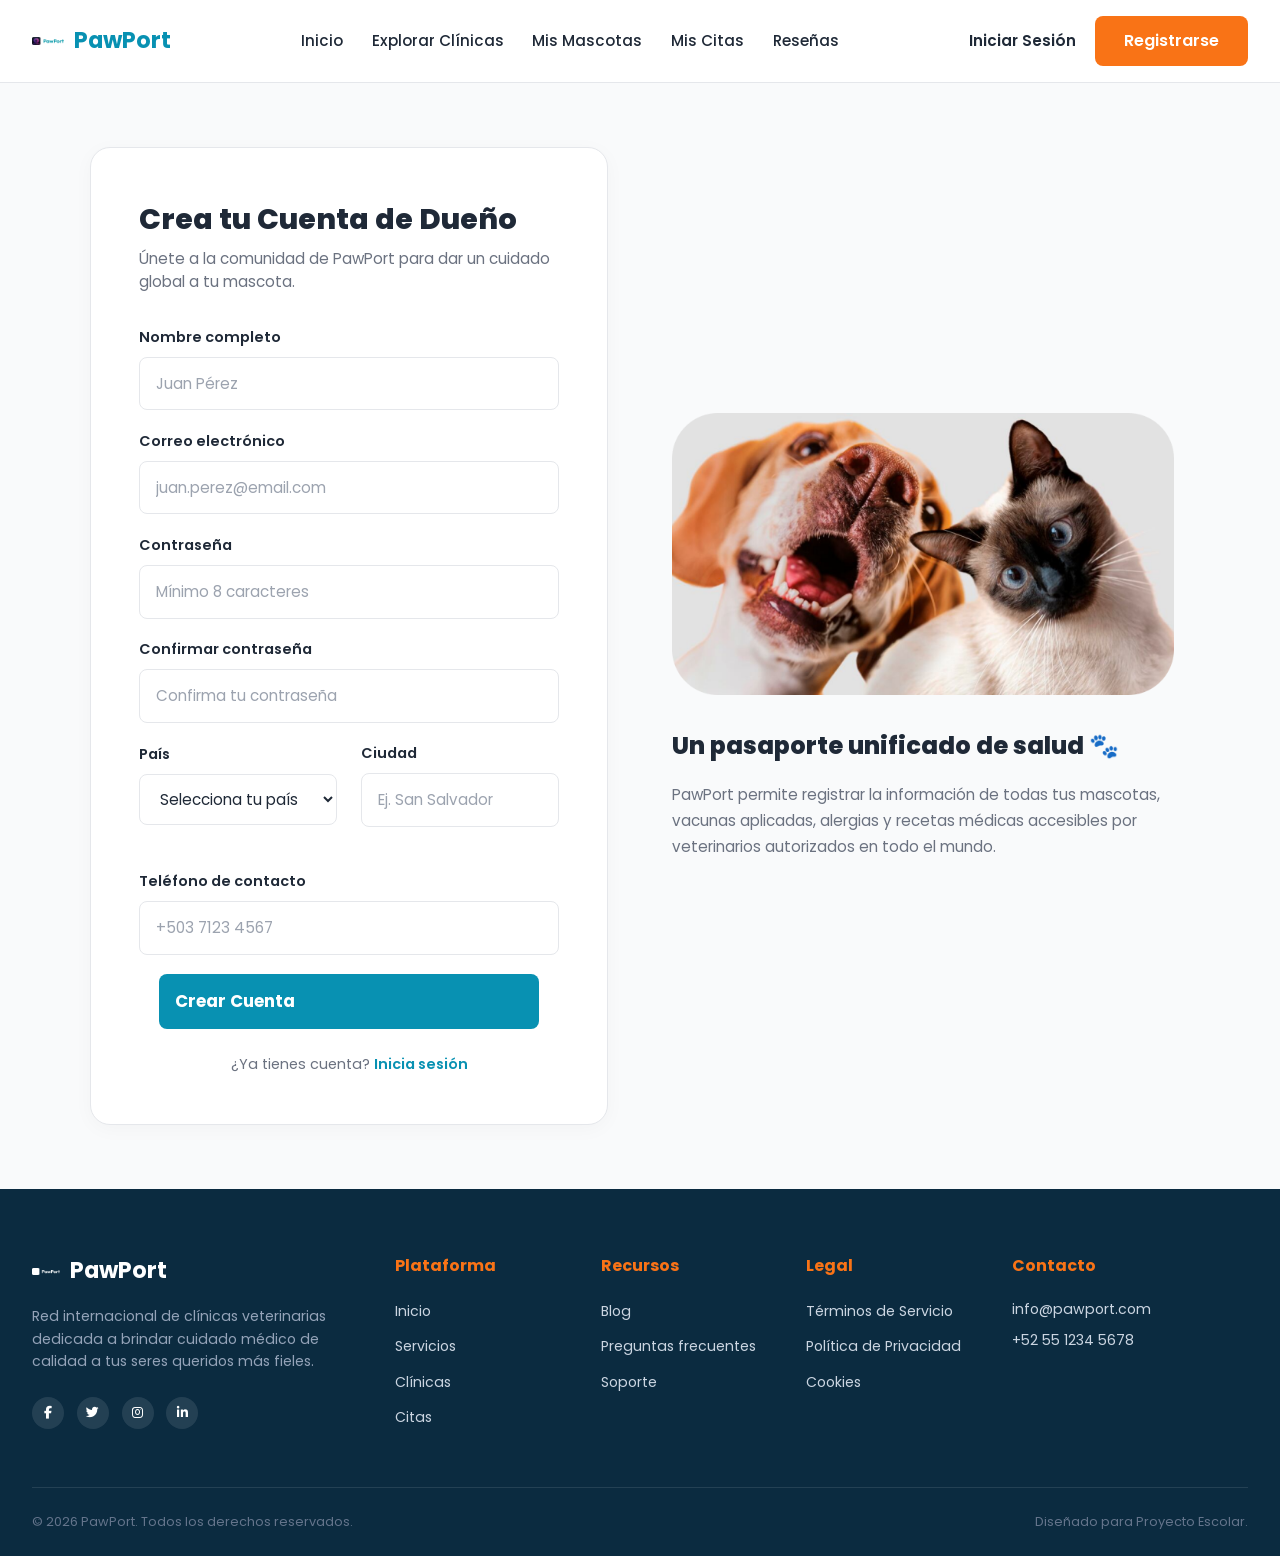
<file: PawPort/registro-usuario.html>
﻿<!DOCTYPE html>
<html lang="es">
<head>
    <meta charset="UTF-8">
    <meta name="viewport" content="width=device-width, initial-scale=1.0">
    <title>Registro de Dueño - PawPort</title>
    <link rel="stylesheet" href="Vista/estilos.css">
    <link rel="stylesheet" href="https://cdnjs.cloudflare.com/ajax/libs/font-awesome/6.4.0/css/all.min.css">
</head>
<body>

    <!-- ================= HEADER ================= -->
    <header class="header">
        <div class="header-container">
            <div class="logo">
                <!-- Reemplaza con la ruta real de tu logo -->
                <img src="Img/Logo.png" alt="Logo PawPort">
                PawPort
            </div>
            <nav class="navbar">
                <ul>
                    <li><a href="Index.html">Inicio</a></li>
                    <li><a href="#">Explorar Clínicas</a></li>
                    <li><a href="#">Mis Mascotas</a></li>
                    <li><a href="#">Mis Citas</a></li>
                    <li><a href="#">Reseñas</a></li>
                </ul>
            </nav>
            <div class="header-actions">
                <div class="header-actions">
                    <a href="login-perfil.html" class="btn-login">Iniciar Sesión</a>
                    <a href="registro-usuario.html" class="btn-primary">Registrarse</a>
                </div>
            </div>
        </div>
    </header>

    <!-- ================= SECCIÓN DE REGISTRO ================= -->
    <main class="register-main">
        <div class="register-layout">

            <!-- Tarjeta del Formulario -->
            <div class="register-form-card">
                <h2>Crea tu Cuenta de Dueño</h2>
                <p class="subtitle">Únete a la comunidad de PawPort para dar un cuidado global a tu mascota.</p>

                <form action="#" method="POST">
                    <div class="form-group">
                        <label for="nombre">Nombre completo</label>
                        <input type="text" id="nombre" placeholder="Juan Pérez" required>
                    </div>

                    <div class="form-group">
                        <label for="correo">Correo electrónico</label>
                        <input type="email" id="correo" placeholder="juan.perez@email.com" required>
                    </div>

                    <div class="form-group">
                        <label for="password">Contraseña</label>
                        <input type="password" id="password" placeholder="Mínimo 8 caracteres" required>
                    </div>

                    <div class="form-group">
                        <label for="confirm-password">Confirmar contraseña</label>
                        <input type="password" id="confirm-password" placeholder="Confirma tu contraseña" required>
                    </div>

                    <div class="form-row">
                        <div class="form-group">
                            <label for="pais">País</label>
                            <select id="pais" required>
                                <option value="" disabled selected>Selecciona tu país</option>
                                <option value="SV">El Salvador</option>
                                <!-- Agrega más países según necesites -->
                            </select>
                        </div>
                        <div class="form-group">
                            <label for="ciudad">Ciudad</label>
                            <input type="text" id="ciudad" placeholder="Ej. San Salvador" required>
                        </div>
                    </div>

                    <div class="form-group">
                        <label for="telefono">Teléfono de contacto</label>
                        <input type="tel" id="telefono" placeholder="+503 7123 4567" required>
                    </div>

                    <a href="Mascotas-usuario.html" class="btn-submit">Crear Cuenta</a>

                    <p class="login-link">¿Ya tienes cuenta? <a href="login-perfil.html">Inicia sesión</a></p>
                </form>
            </div>

            <!-- Área de Información / Imagen -->
            <div class="register-info">
                <!-- Reemplaza con la ruta de tu imagen de las mascotas -->
                <img src="Img/Cuenta de dueño.png" alt="Mascotas felices">
                <h3>Un pasaporte unificado de salud 🐾</h3>
                <p>PawPort permite registrar la información de todas tus mascotas, vacunas aplicadas, alergias y recetas médicas accesibles por veterinarios autorizados en todo el mundo.</p>
            </div>

        </div>
    </main>

    <!-- ================= FOOTER ================= -->
    <footer class="footer">
        <div class="footer-container">
            <div class="footer-col brand">
                <div class="logo">
                    <!-- Reemplaza con la ruta de tu logo blanco/transparente -->
                    <img src="Img/Logo.png" alt="Logo PawPort" style="width: 28px; height: 28px; filter: brightness(0) invert(1);">
                    <span style="color: var(--white);">PawPort</span>
                </div>
                <p>Red internacional de clínicas veterinarias dedicada a brindar cuidado médico de calidad a tus seres queridos más fieles.</p>
                <div class="social-links">
                    <a href="#"><i class="fab fa-facebook-f"></i></a>
                    <a href="#"><i class="fab fa-twitter"></i></a>
                    <a href="#"><i class="fab fa-instagram"></i></a>
                    <a href="#"><i class="fab fa-linkedin-in"></i></a>
                </div>
            </div>

            <div class="footer-col links">
                <h4>Plataforma</h4>
                <ul>
                    <li><a href="#">Inicio</a></li>
                    <li><a href="#">Servicios</a></li>
                    <li><a href="#">Clínicas</a></li>
                    <li><a href="#">Citas</a></li>
                </ul>
            </div>

            <div class="footer-col links">
                <h4>Recursos</h4>
                <ul>
                    <li><a href="#">Blog</a></li>
                    <li><a href="#">Preguntas frecuentes</a></li>
                    <li><a href="#">Soporte</a></li>
                </ul>
            </div>

            <div class="footer-col links">
                <h4>Legal</h4>
                <ul>
                    <li><a href="#">Términos de Servicio</a></li>
                    <li><a href="#">Política de Privacidad</a></li>
                    <li><a href="#">Cookies</a></li>
                </ul>
            </div>

            <div class="footer-col contact">
                <h4>Contacto</h4>
                <p>info@pawport.com</p>
                <p>+52 55 1234 5678</p>
            </div>
        </div>

        <div class="footer-bottom">
            <p>© 2026 PawPort. Todos los derechos reservados.</p>
            <p>Diseñado para Proyecto Escolar.</p>
        </div>
    </footer>

</body>
</html>
</file>
<file: PawPort/Vista/estilos.css>
﻿@import url('https://fonts.googleapis.com/css2?family=Poppins:wght@300;400;500;600;700;800&display=swap');

:root {
    --primary-teal: #00A8A8;
    --primary-teal-light: #E0F4F4;
    --primary-orange: #FF6B4A;
    --primary-orange-light: #FFEBE6;
    --dark-blue: #0B2B40;
    --text-dark: #1E293B;
    --text-muted: #64748B;
    --bg-light: #F8FAFC;
    --white: #FFFFFF;
    --border-color: #E2E8F0;
}

/* Ajustes visuales específicos para el botón de Iniciar Sesión en la página de login */
.login-form-container .btn-submit {
    display: block; /* ocupar todo el ancho del contenedor del formulario */
    width: 100%;
    padding: 0.9rem 1.25rem;
    background-color: var(--primary-teal);
    color: var(--white);
    border-radius: 10px;
    font-size: 1.05rem;
    font-weight: 700;
    text-align: center;
    border: none;
    cursor: pointer;
    transition: background-color 0.25s ease, transform 0.12s ease;
    margin-top: 1rem;
}

.login-form-container .btn-submit:hover {
    background-color: #067A96;
    transform: translateY(-1px);
}

/* Asegurar que el enlace con clase btn-submit se comporte como botón */
.login-form-container a.btn-submit {
    text-decoration: none;
    display: block;
}

/* Ajuste del contenedor para alinear el botón similar a la referencia */
.login-form-container .form-options + .btn-submit {
    margin-left: 0; /* alineación por defecto a la izquierda */
}


* {
    box-sizing: border-box;
    margin: 0;
    padding: 0;
}

body {
    font-family: 'Poppins', sans-serif;
    color: var(--text-dark);
    background-color: var(--white);
    line-height: 1.6;
    overflow-x: hidden;
}

a {
    text-decoration: none;
    color: inherit;
}

ul {
    list-style: none;
}

img {
    max-width: 100%;
    height: auto;
    display: block;
}

.section-header {
    text-align: center;
    max-width: 650px;
    margin: 0 auto 3rem auto;
}

    .section-header h2 {
        font-size: 2.2rem;
        font-weight: 700;
        color: var(--text-dark);
        margin-bottom: 0.5rem;
    }

    .section-header p {
        color: var(--text-muted);
        font-size: 0.95rem;
    }

.btn-primary {
    background-color: var(--primary-orange);
    color: var(--white);
    padding: 0.75rem 1.8rem;
    border-radius: 8px;
    font-weight: 600;
    display: inline-block;
    border: none;
    cursor: pointer;
}

.btn-secondary {
    background-color: transparent;
    color: var(--primary-teal);
    border: 1.5px solid var(--primary-teal);
    padding: 0.75rem 1.8rem;
    border-radius: 8px;
    font-weight: 600;
    display: inline-block;
}

.btn-outline {
    display: block;
    width: 100%;
    text-align: center;
    border: 1.5px solid var(--primary-teal);
    color: var(--primary-teal);
    padding: 0.6rem 1rem;
    border-radius: 8px;
    font-weight: 600;
    margin-top: 1rem;
}

    .btn-outline:hover {
        background-color: var(--primary-teal);
        color: var(--white);
    }

/* Estilos para el formulario de registro de clínica */
.btn-submit {
    width: 100%;
    background-color: var(--primary-teal);
    color: var(--white);
    border: none;
    padding: 1rem;
    border-radius: 8px;
    font-size: 1.05rem;
    font-weight: 600;
    cursor: pointer;
    transition: background-color 0.3s;
    margin-top: 1.5rem;
}

.btn-submit:hover {
    background-color: #067A96;
}

.schedule-time-input {
    padding: 0.5rem;
    border: 1px solid var(--border-color);
    border-radius: 8px;
    font-family: inherit;
    color: var(--text-dark);
    background-color: #fff;
    text-align: center;
    font-size: 0.9rem;
}

/* Layout específico para la página de registro de clínica */
.clinic-register-page {
    max-width: 1100px;
    margin: 2.5rem auto 4rem auto;
    padding: 0 1rem;
}

.clinic-register-header {
    text-align: center;
    margin-bottom: 1.8rem;
}

.clinic-register-header h1 {
    font-size: 2.2rem;
    margin-top: 0.6rem;
    margin-bottom: 0.4rem;
    color: var(--text-dark);
}

.clinic-register-container {
    background: var(--white);
    border: 1px solid var(--border-color);
    border-radius: 12px;
    padding: 2rem;
    box-shadow: 0 6px 20px rgba(15, 23, 42, 0.06);
}

.form-section {
    margin-bottom: 1.6rem;
}

.form-section h3 {
    color: var(--primary-teal);
    font-size: 1.05rem;
    margin-bottom: 0.8rem;
    font-weight: 700;
}

.form-section-desc {
    color: var(--text-muted);
    font-size: 0.95rem;
    margin-bottom: 1rem;
}

.form-group label {
    display: block;
    font-size: 0.85rem;
    color: var(--text-muted);
    margin-bottom: 0.45rem;
}

.form-group input,
.form-group textarea,
.form-group select {
    width: 100%;
    padding: 0.7rem 0.9rem;
    border: 1px solid var(--border-color);
    border-radius: 8px;
    background: #fff;
    font-size: 0.95rem;
    color: var(--text-dark);
}

.form-row {
    display: grid;
    grid-template-columns: 1fr 1fr;
    gap: 1rem;
    align-items: center;
    margin-bottom: 1rem;
}

.form-row-3 {
    display: grid;
    grid-template-columns: repeat(3, 1fr);
    gap: 1rem;
    margin-bottom: 1rem;
}

.tags-container {
    display: flex;
    flex-wrap: wrap;
    gap: 0.6rem;
    margin-top: 0.6rem;
}

.specialty-tag {
    background: #F6FBFB;
    border: 1px solid var(--border-color);
    color: var(--text-dark);
    padding: 0.45rem 0.85rem;
    border-radius: 999px;
    font-weight: 600;
    cursor: pointer;
}

.specialty-tag.active {
    background: var(--primary-teal-light);
    border-color: var(--primary-teal);
    color: var(--primary-teal);
}

.schedule-grid {
    display: grid;
    grid-template-columns: 1fr 1fr;
    gap: 1.2rem;
    align-items: start;
}

.schedule-row {
    display: flex;
    align-items: center;
    gap: 0.5rem;
    margin-bottom: 0.6rem;
}

.schedule-day {
    width: 140px;
    color: var(--text-dark);
    font-size: 0.95rem;
}

.schedule-separator {
    margin: 0 0.4rem;
    color: var(--text-muted);
}

.file-upload {
    border: 1px dashed var(--border-color);
    padding: 1rem;
    border-radius: 8px;
    text-align: center;
    color: var(--text-muted);
    background: #FAFEFF;
}

.footer-cta {
    margin-top: 1.6rem;
}

/* Responsive */
@media (max-width: 900px) {
    .form-row,
    .form-row-3,
    .schedule-grid {
        grid-template-columns: 1fr;
    }

    .schedule-day {
        width: auto;
    }
}

.header {
    width: 100%;
    background-color: var(--white);
    border-bottom: 1px solid var(--border-color);
}

.header-container {
    max-width: 1280px;
    margin: 0 auto;
    padding: 1rem 2rem;
    display: flex;
    justify-content: space-between;
    align-items: center;
}

.logo {
    display: flex;
    align-items: center;
    gap: 0.6rem;
    font-weight: 700;
    font-size: 1.4rem;
    color: var(--primary-teal);
}

    .logo img {
        width: 32px;
        height: 32px;
        object-fit: contain;
    }

.navbar ul {
    display: flex;
    gap: 1.8rem;
}

.navbar a {
    color: var(--text-dark);
    font-size: 0.95rem;
    font-weight: 500;
}

.header-actions {
    display: flex;
    align-items: center;
    gap: 1.2rem;
}

.btn-login {
    color: var(--text-dark);
    font-weight: 600;
    font-size: 0.95rem;
}

.hero {
    max-width: 1280px;
    margin: 0 auto;
    padding: 4rem 2rem;
    display: flex;
    align-items: center;
    justify-content: space-between;
    gap: 3rem;
}

.hero-content {
    flex: 1;
    max-width: 580px;
}

.badge {
    display: inline-block;
    background-color: var(--primary-teal-light);
    color: var(--primary-teal);
    padding: 0.4rem 1rem;
    border-radius: 50px;
    font-size: 0.85rem;
    font-weight: 600;
    margin-bottom: 1.2rem;
}

.hero-content h1 {
    font-size: 3.2rem;
    font-weight: 800;
    line-height: 1.15;
    color: var(--text-dark);
    margin-bottom: 1.2rem;
}

.hero-content p {
    color: var(--text-muted);
    font-size: 1.05rem;
    margin-bottom: 2rem;
}

.hero-buttons {
    display: flex;
    gap: 1rem;
    margin-bottom: 2.5rem;
}

    .hero-buttons .btn-primary {
        background-color: var(--primary-teal);
    }

.hero-social-proof {
    display: flex;
    align-items: center;
    gap: 1rem;
    font-size: 0.9rem;
    color: var(--text-muted);
}

    .hero-social-proof img.avatars {
        height: 36px;
        object-fit: contain;
    }

.hero-image {
    flex: 1;
    position: relative;
    display: flex;
    justify-content: flex-end;
}

    .hero-image img {
        width: 100%;
        max-width: 520px;
        border-radius: 24px;
        object-fit: cover;
    }

.floating-badge {
    position: absolute;
    bottom: -20px;
    right: 20px;
    background: var(--white);
    padding: 0.8rem 1.2rem;
    border-radius: 16px;
    border: 1px solid var(--border-color);
    display: flex;
    align-items: center;
    gap: 0.8rem;
}

    .floating-badge .icon {
        background-color: #FEF2F2;
        color: var(--primary-orange);
        padding: 0.5rem;
        border-radius: 50%;
        font-weight: 700;
        font-size: 0.8rem;
    }

    .floating-badge .text {
        display: flex;
        flex-direction: column;
    }

        .floating-badge .text strong {
            font-size: 0.9rem;
            color: var(--text-dark);
        }

        .floating-badge .text span {
            font-size: 0.75rem;
            color: var(--text-muted);
        }

.features {
    background-color: var(--bg-light);
    padding: 5rem 2rem;
}

.features-grid {
    max-width: 1280px;
    margin: 0 auto;
    display: grid;
    grid-template-columns: repeat(3, 1fr);
    gap: 1.8rem;
}

.feature-card {
    background: var(--white);
    padding: 2rem;
    border-radius: 16px;
    border: 1px solid var(--border-color);
}

    .feature-card .icon {
        width: 42px;
        height: 42px;
        background-color: var(--primary-teal-light);
        border-radius: 50%;
        display: flex;
        align-items: center;
        justify-content: center;
        font-size: 1.2rem;
        margin-bottom: 1.2rem;
    }

    .feature-card h3 {
        font-size: 1.15rem;
        font-weight: 700;
        margin-bottom: 0.6rem;
    }

    .feature-card p {
        color: var(--text-muted);
        font-size: 0.9rem;
        line-height: 1.5;
    }

.how-it-works {
    padding: 5rem 2rem;
    background-color: var(--white);
}

.steps-container {
    max-width: 1280px;
    margin: 0 auto;
    display: grid;
    grid-template-columns: repeat(4, 1fr);
    gap: 2rem;
    text-align: center;
}

.step-number {
    width: 48px;
    height: 48px;
    background-color: var(--primary-teal-light);
    color: var(--primary-teal);
    border-radius: 50%;
    display: flex;
    align-items: center;
    justify-content: center;
    font-weight: 700;
    font-size: 1.2rem;
    margin: 0 auto 1.2rem auto;
}

.step:nth-child(1) .step-number {
    background-color: var(--primary-orange);
    color: var(--white);
}

.step h3 {
    font-size: 1.1rem;
    font-weight: 700;
    margin-bottom: 0.6rem;
}

.step p {
    color: var(--text-muted);
    font-size: 0.88rem;
}

/* ================= RED DE CLÍNICAS ================= */
.clinics {
    background-color: var(--bg-light);
    padding: 5rem 2rem;
}

.clinics-grid {
    max-width: 1280px;
    margin: 0 auto;
    display: grid;
    grid-template-columns: repeat(3, 1fr);
    gap: 2rem;
}

.clinic-card {
    background: var(--white);
    border-radius: 18px;
    overflow: hidden;
    border: 1px solid var(--border-color);
}

    .clinic-card img {
        width: 100%;
        height: 180px;
        object-fit: cover;
    }

.clinic-info {
    padding: 1.5rem;
}

    .clinic-info h3 {
        font-size: 1.2rem;
        font-weight: 700;
        margin-bottom: 0.4rem;
    }

    .clinic-info .address {
        color: var(--text-muted);
        font-size: 0.85rem;
        margin-bottom: 1rem;
    }

/* ================= ROLES ================= */
.roles {
    padding: 5rem 2rem;
    background-color: var(--white);
}

.roles-grid {
    max-width: 1280px;
    margin: 0 auto;
    display: grid;
    grid-template-columns: repeat(3, 1fr);
    gap: 2rem;
}

.role-card {
    background: var(--bg-light);
    padding: 2rem;
    border-radius: 18px;
    border: 1px solid var(--border-color);
}

    .role-card.active {
        background-color: #FEF2F2;
        border-color: var(--primary-orange);
    }

    .role-card .icon {
        width: 42px;
        height: 42px;
        border-radius: 50%;
        background: var(--white);
        display: flex;
        align-items: center;
        justify-content: center;
        margin-bottom: 1rem;
        font-size: 1.1rem;
    }

    .role-card h3 {
        font-size: 1.2rem;
        font-weight: 700;
        margin-bottom: 0.6rem;
    }

    .role-card p {
        color: var(--text-muted);
        font-size: 0.9rem;
    }

.stats {
    background-color: var(--dark-blue);
    color: var(--white);
    padding: 4rem 2rem;
    display: flex;
    justify-content: space-around;
    align-items: center;
}

.stat-item {
    text-align: center;
}

    .stat-item h2 {
        font-size: 2.8rem;
        font-weight: 800;
        color: var(--primary-orange);
        margin-bottom: 0.2rem;
    }

    .stat-item p {
        font-size: 0.9rem;
        color: #CBD5E1;
    }

.testimonials {
    padding: 5rem 2rem;
    background-color: var(--bg-light);
}

.testimonials-grid {
    max-width: 1280px;
    margin: 0 auto;
    display: grid;
    grid-template-columns: repeat(3, 1fr);
    gap: 2rem;
}

.testimonial-card {
    background: var(--white);
    padding: 2rem;
    border-radius: 18px;
    border: 1px solid var(--border-color);
    display: flex;
    flex-direction: column;
    justify-content: space-between;
}

    .testimonial-card .stars {
        color: #F59E0B;
        margin-bottom: 1rem;
        font-size: 0.9rem;
    }

    .testimonial-card p {
        color: var(--text-dark);
        font-size: 0.9rem;
        line-height: 1.6;
        margin-bottom: 1.5rem;
    }

.user-info {
    display: flex;
    align-items: center;
    gap: 0.8rem;
}

    .user-info img {
        width: 40px;
        height: 40px;
        border-radius: 50%;
        object-fit: cover;
    }

    .user-info h4 {
        font-size: 0.95rem;
        font-weight: 700;
    }

    .user-info span {
        font-size: 0.8rem;
        color: var(--text-muted);
        display: block;
    }

.cta {
    max-width: 1280px;
    margin: 4rem auto;
    padding: 0 2rem;
}

.cta-container {
    background-color: var(--primary-teal);
    border-radius: 24px;
    padding: 4rem 2rem;
    text-align: center;
    color: var(--white);
}

    .cta-container h2 {
        font-size: 2.2rem;
        font-weight: 800;
        margin-bottom: 1rem;
    }

    .cta-container p {
        max-width: 600px;
        margin: 0 auto 2rem auto;
        font-size: 1rem;
    }

    .cta-container .btn-primary {
        background-color: var(--primary-orange);
    }

.footer {
    background-color: var(--dark-blue);
    color: var(--white);
    padding: 4rem 2rem 1.5rem 2rem;
}

.footer-container {
    max-width: 1280px;
    margin: 0 auto;
    display: grid;
    grid-template-columns: 2fr repeat(3, 1fr) 1.5fr;
    gap: 3rem;
    padding-bottom: 3rem;
    border-bottom: 1px solid rgba(255, 255, 255, 0.1);
}

.footer-col.brand .logo {
    color: var(--white);
    margin-bottom: 1rem;
}

.footer-col.brand p {
    color: #94A3B8;
    font-size: 0.88rem;
    margin-bottom: 1.5rem;
    max-width: 300px;
}

.social-links {
    display: flex;
    gap: 0.8rem;
}

    .social-links a {
        width: 32px;
        height: 32px;
        background: rgba(255, 255, 255, 0.1);
        border-radius: 50%;
        display: flex;
        align-items: center;
        justify-content: center;
        font-size: 0.8rem;
        font-weight: 600;
    }

.footer-col h4 {
    color: var(--primary-orange);
    font-size: 1rem;
    margin-bottom: 1.2rem;
}

.footer-col.links ul li {
    margin-bottom: 0.6rem;
}

.footer-col.links a {
    color: #CBD5E1;
    font-size: 0.88rem;
}

.footer-col.contact p {
    color: #CBD5E1;
    font-size: 0.88rem;
    margin-bottom: 0.5rem;
}

.footer-bottom {
    max-width: 1280px;
    margin: 1.5rem auto 0 auto;
    display: flex;
    justify-content: space-between;
    color: #64748B;
    font-size: 0.8rem;
}

@media (max-width: 1024px) {
    .features-grid, .clinics-grid, .roles-grid, .testimonials-grid {
        grid-template-columns: repeat(2, 1fr);
    }

    .steps-container {
        grid-template-columns: repeat(2, 1fr);
    }

    .footer-container {
        grid-template-columns: repeat(2, 1fr);
    }
}

@media (max-width: 768px) {
    .hero {
        flex-direction: column;
        text-align: center;
    }

    .hero-content {
        max-width: 100%;
    }

    .hero-buttons {
        justify-content: center;
    }

    .hero-social-proof {
        justify-content: center;
    }

    .features-grid, .clinics-grid, .roles-grid, .testimonials-grid, .steps-container {
        grid-template-columns: 1fr;
    }

    .stats {
        flex-direction: column;
        gap: 2rem;
    }

    .footer-container {
        grid-template-columns: 1fr;
    }

    .footer-bottom {
        flex-direction: column;
        text-align: center;
        gap: 0.5rem;
    }
}

/* ================= SECCIÓN DE REGISTRO ================= */
.register-main {
    background-color: var(--bg-light);
    padding: 4rem 2rem;
    min-height: calc(100vh - 80px);
}

.register-layout {
    max-width: 1100px;
    margin: 0 auto;
    display: grid;
    grid-template-columns: 1fr 1fr;
    gap: 4rem;
    align-items: center;
}

/* Tarjeta del Formulario */
.register-form-card {
    background: var(--white);
    border: 1px solid var(--border-color);
    border-radius: 20px;
    padding: 3rem;
    box-shadow: 0 4px 20px rgba(0, 0, 0, 0.03);
}

    .register-form-card h2 {
        font-size: 1.8rem;
        font-weight: 800;
        color: var(--text-dark);
        margin-bottom: 0.4rem;
    }

    .register-form-card .subtitle {
        color: var(--text-muted);
        font-size: 0.95rem;
        margin-bottom: 2rem;
        line-height: 1.5;
    }

.form-group {
    margin-bottom: 1.2rem;
}

.form-row {
    display: grid;
    grid-template-columns: 1fr 1fr;
    gap: 1rem;
}

.form-group label {
    display: block;
    font-size: 0.85rem;
    font-weight: 600;
    color: var(--text-dark);
    margin-bottom: 0.5rem;
}

.form-group input,
.form-group select {
    width: 100%;
    padding: 0.8rem 1rem;
    border: 1px solid var(--border-color);
    border-radius: 8px;
    font-family: 'Poppins', sans-serif;
    font-size: 0.95rem;
    color: var(--text-dark);
    outline: none;
    transition: border-color 0.3s ease;
    background-color: var(--white);
}

    .form-group input::placeholder {
        color: #94A3B8;
    }

    .form-group input:focus,
    .form-group select:focus {
        border-color: var(--primary-teal);
    }

.btn-submit {
    background-color: var(--primary-teal);
    color: var(--white);
    width: 100%;
    padding: 0.95rem 1rem; /* mayor altura y padding horizontal */
    border: none;
    border-radius: 10px;
    font-weight: 700;
    font-size: 1.05rem;
    cursor: pointer;
    margin-top: 1.5rem;
    transition: background-color 0.3s ease, transform 0.12s ease;
}

    .btn-submit:hover {
        background-color: #008f8f;
    }

/* Ajuste específico: botón Crear Cuenta dentro de la tarjeta de registro de usuario
   Para que tenga un largo fijo y aparezca centrado como en la plantilla de referencia */
.register-form-card .btn-submit {
    display: block;
    width: 100%;
    max-width: 380px; /* limitar el ancho para que no ocupe toda la tarjeta */
    margin: 1rem auto 0; /* centrar dentro de la tarjeta */
    padding: 0.9rem 1rem;
    border-radius: 8px;
    font-weight: 700;
}

.login-link {
    text-align: center;
    margin-top: 1.5rem;
    font-size: 0.9rem;
    color: var(--text-muted);
}

    .login-link a {
        color: var(--primary-teal);
        font-weight: 600;
        transition: color 0.3s;
    }

        .login-link a:hover {
            color: #008f8f;
        }

/* Área de Información (Imagen y texto derecho) */
.register-info {
    padding-right: 1rem;
}

    .register-info img {
        width: 100%;
        border-radius: 24px;
        margin-bottom: 2rem;
        object-fit: cover;
    }

    .register-info h3 {
        font-size: 1.5rem;
        font-weight: 800;
        color: var(--text-dark);
        margin-bottom: 1rem;
    }

    .register-info p {
        color: var(--text-muted);
        font-size: 0.95rem;
        line-height: 1.7;
    }

/* Responsive para la sección de registro */
@media (max-width: 900px) {
    .register-layout {
        grid-template-columns: 1fr;
        gap: 3rem;
    }

    .register-info {
        order: -1;
        padding-right: 0;
        text-align: center;
    }

    .register-form-card {
        padding: 2rem;
    }
}

@media (max-width: 500px) {
    .form-row {
        grid-template-columns: 1fr;
    }
}

/* ================= HEADER USUARIO LOGUEADO ================= */
.user-profile {
    display: flex;
    align-items: center;
    gap: 0.8rem;
    cursor: pointer;
    color: var(--text-dark);
    font-weight: 500;
}

.avatar-icon {
    font-size: 2rem;
    color: #cbd5e1;
}

.dropdown-icon {
    font-size: 0.8rem;
    color: var(--text-muted);
}

.navbar ul li a.active {
    color: var(--primary-teal);
    font-weight: 600;
}

/* ================= DASHBOARD PRINCIPAL ================= */
.dashboard-main {
    background-color: #fafbfc;
    padding: 3rem 2rem;
    min-height: calc(100vh - 80px);
}

.dashboard-container {
    max-width: 1200px;
    margin: 0 auto;
}

.dashboard-header {
    display: flex;
    justify-content: space-between;
    align-items: center;
    margin-bottom: 2.5rem;
}

    .dashboard-header h1 {
        font-size: 2.2rem;
        color: var(--text-dark);
        margin-bottom: 0.5rem;
    }

    .dashboard-header .subtitle {
        color: var(--text-muted);
    }

/* ================= CUADRÍCULA DE MASCOTAS ================= */
.pets-grid {
    display: grid;
    grid-template-columns: repeat(auto-fit, minmax(320px, 1fr));
    gap: 2rem;
    margin-bottom: 3rem;
}

.pet-card {
    background: #ffffff;
    border: 1px solid #e2e8f0;
    border-radius: 16px;
    overflow: hidden;
    box-shadow: 0 2px 10px rgba(0,0,0,0.02);
    transition: transform 0.3s ease;
}

    .pet-card:hover {
        transform: translateY(-5px);
    }

    .pet-card img {
        width: 100%;
        height: 200px;
        object-fit: cover;
    }

.pet-card-body {
    padding: 1.5rem;
}

.pet-card-header {
    display: flex;
    justify-content: space-between;
    align-items: center;
    margin-bottom: 0.5rem;
}

    .pet-card-header h3 {
        font-size: 1.4rem;
        color: var(--text-dark);
    }

.pet-info {
    color: var(--text-muted);
    font-size: 0.95rem;
    margin-bottom: 1.5rem;
}

.pet-card-actions {
    display: flex;
    gap: 1.5rem;
}

.action-link {
    font-size: 0.95rem;
    font-weight: 600;
    color: #94a3b8;
    text-decoration: none;
    transition: color 0.3s;
}

    .action-link.active {
        color: var(--primary-teal);
    }

    .action-link:hover {
        color: var(--primary-teal);
    }

/* ================= BADGES (ETIQUETAS) ================= */
.badge {
    padding: 4px 12px;
    border-radius: 20px;
    font-size: 0.8rem;
    font-weight: 700;
}

.badge-teal {
    background: #e0f2f1;
    color: #00897b;
}

.badge-pink {
    background: #fce4ec;
    color: #f06292;
}

.badge-green {
    background: #e8f5e9;
    color: #4caf50;
}

/* ================= TARJETA DE EXPEDIENTE DETALLADO ================= */
.pet-details-card {
    background: #ffffff;
    border: 1px solid #e2e8f0;
    border-radius: 16px;
    padding: 2.5rem;
    box-shadow: 0 2px 10px rgba(0,0,0,0.02);
}

.details-header {
    display: flex;
    align-items: center;
    gap: 1.5rem;
    padding-bottom: 2rem;
    border-bottom: 1px solid #e2e8f0;
    margin-bottom: 2rem;
}

.details-avatar {
    width: 90px;
    height: 90px;
    border-radius: 16px;
    object-fit: cover;
}

.name-badge-row {
    display: flex;
    align-items: center;
    gap: 1rem;
    margin-bottom: 0.5rem;
}

    .name-badge-row h2 {
        font-size: 1.8rem;
        color: var(--text-dark);
    }

.details-title p {
    color: var(--text-muted);
    font-size: 0.95rem;
}

/* ================= COLUMNAS DE HISTORIAL ================= */
.details-grid {
    display: grid;
    grid-template-columns: 1fr 1fr;
    gap: 3rem;
}

.details-column h3 {
    font-size: 1.2rem;
    color: var(--text-dark);
    margin-bottom: 1.5rem;
}

.history-item {
    display: flex;
    justify-content: space-between;
    align-items: center;
    padding: 1.2rem;
    border: 1px solid #e2e8f0;
    border-radius: 8px;
    margin-bottom: 1rem;
    background-color: #fafbfc;
}

.history-info h4 {
    font-size: 0.95rem;
    color: var(--text-dark);
    margin-bottom: 0.3rem;
}

.history-info p {
    font-size: 0.85rem;
    color: var(--text-muted);
}

.clinic-link {
    font-size: 0.85rem;
    color: var(--primary-teal);
    text-decoration: none;
    font-weight: 500;
}

.date-text {
    font-size: 0.85rem;
    color: #94a3b8;
}

/* ================= RESPONSIVE ================= */
@media (max-width: 900px) {
    .details-grid {
        grid-template-columns: 1fr;
        gap: 2rem;
    }

    .dashboard-header {
        flex-direction: column;
        align-items: flex-start;
        gap: 1rem;
    }
}

/* ================= SECCIÓN DE LOGIN ================= */
.login-main {
    min-height: calc(100vh - 80px);
    display: flex;
    background-color: var(--white);
}

.login-layout {
    display: grid;
    grid-template-columns: 1fr 1fr;
    width: 100%;
}

.login-hero {
    background-image: linear-gradient(rgba(0,0,0,0.2), rgba(0,0,0,0.3)), url('../Img/login-hero-bg.jpg');
    background-size: cover;
    background-position: center;
    padding: 4rem;
    display: flex;
    flex-direction: column;
    justify-content: center;
}

.login-hero-content {
    max-width: 450px;
    color: #ffffff;
}

    .login-hero-content h1 {
        font-size: 2.5rem;
        font-weight: 800;
        line-height: 1.2;
        margin-bottom: 1rem;
        text-shadow: 0 2px 4px rgba(0,0,0,0.3);
    }

    .login-hero-content p {
        font-size: 1.1rem;
        line-height: 1.5;
        text-shadow: 0 1px 3px rgba(0,0,0,0.3);
    }

.login-form-area {
    display: flex;
    align-items: center;
    justify-content: center;
    padding: 3rem;
    background-color: #ffffff;
}

.login-form-container {
    width: 100%;
    max-width: 400px;
}

    .login-form-container h2 {
        font-size: 2rem;
        color: var(--text-dark);
        margin-bottom: 0.3rem;
        text-align: center;
    }

    .login-form-container .subtitle {
        color: var(--text-muted);
        text-align: center;
        margin-bottom: 2rem;
        font-size: 0.95rem;
    }

.role-toggle {
    display: flex;
    background-color: #f8fafc;
    border-radius: 30px;
    padding: 4px;
    margin-bottom: 2rem;
    border: 1px solid #e2e8f0;
}

.role-btn {
    flex: 1;
    background: transparent;
    border: none;
    padding: 0.7rem;
    border-radius: 30px;
    font-weight: 600;
    font-size: 0.9rem;
    color: var(--text-muted);
    cursor: pointer;
    transition: all 0.3s ease;
}

    .role-btn.active {
        background-color: #ffffff;
        color: var(--primary-teal);
        box-shadow: 0 2px 8px rgba(0,0,0,0.05);
    }

.form-options {
    display: flex;
    justify-content: space-between;
    align-items: center;
    margin-bottom: 1.5rem;
}

.checkbox-container {
    display: flex;
    align-items: center;
    gap: 0.5rem;
    font-size: 0.85rem;
    color: var(--text-muted);
    cursor: pointer;
}

    .checkbox-container input {
        accent-color: var(--primary-teal);
    }

.forgot-password {
    font-size: 0.85rem;
    color: var(--primary-teal);
    text-decoration: none;
    font-weight: 500;
}

.divider {
    display: flex;
    align-items: center;
    text-align: center;
    margin: 1.5rem 0;
    color: var(--text-muted);
    font-size: 0.85rem;
}

    .divider::before, .divider::after {
        content: '';
        flex: 1;
        border-bottom: 1px solid #e2e8f0;
    }

    .divider span {
        padding: 0 10px;
    }

.btn-google {
    display: flex;
    align-items: center;
    justify-content: center;
    gap: 0.8rem;
    width: 100%;
    padding: 0.8rem;
    background-color: #ffffff;
    border: 1px solid #e2e8f0;
    border-radius: 8px;
    font-weight: 600;
    font-size: 0.95rem;
    color: var(--text-dark);
    cursor: pointer;
    transition: background-color 0.3s;
}

    .btn-google img {
        width: 20px;
        height: 20px;
    }

    .btn-google:hover {
        background-color: #f8fafc;
    }

.register-link {
    text-align: center;
    margin-top: 1.5rem;
    font-size: 0.9rem;
    color: var(--text-muted);
}

    .register-link a {
        color: var(--primary-teal);
        font-weight: 600;
    }

@media (max-width: 900px) {
    .login-layout {
        grid-template-columns: 1fr;
    }

    .login-hero {
        padding: 3rem 2rem;
        min-height: 300px;
    }
}


/* ========================================================================= */
/* ================= PANEL DE CONTROL CLÍNICO (Dashboard Veterinaria) ====== */
/* ========================================================================= */
.clinic-stats-grid {
    display: grid;
    grid-template-columns: repeat(4, 1fr);
    gap: 1.5rem;
    margin-bottom: 3rem;
}

.stat-card {
    background: var(--white);
    border: 1px solid var(--border-color);
    border-radius: 16px;
    padding: 1.5rem;
    display: flex;
    flex-direction: column;
}

.stat-card-header {
    display: flex;
    justify-content: space-between;
    align-items: center;
    margin-bottom: 1rem;
    color: var(--text-muted);
    font-size: 0.9rem;
    font-weight: 500;
}

.stat-icon {
    width: 36px;
    height: 36px;
    border-radius: 50%;
    display: flex;
    align-items: center;
    justify-content: center;
    font-size: 1.2rem;
}

.icon-teal {
    background: var(--primary-teal-light);
    color: var(--primary-teal);
}

.icon-orange {
    background: var(--primary-orange-light);
    color: var(--primary-orange);
}

.icon-blue {
    background: #E0F2FE;
    color: #0284C7;
}

.icon-red {
    background: #FEF2F2;
    color: #EF4444;
}

.stat-card h3 {
    font-size: 2.2rem;
    font-weight: 800;
    color: var(--text-dark);
    margin-bottom: 0.2rem;
}

.stat-card p {
    font-size: 0.85rem;
    color: var(--text-muted);
}

.dashboard-columns {
    display: grid;
    grid-template-columns: 2fr 1fr;
    gap: 2rem;
}

.dashboard-section-title {
    font-size: 1.4rem;
    font-weight: 800;
    color: var(--text-dark);
    margin-bottom: 1.5rem;
}

/* Tabla de citas */
.citas-table-card {
    background: var(--white);
    border: 1px solid var(--border-color);
    border-radius: 16px;
    overflow: hidden;
}

.citas-table {
    width: 100%;
    border-collapse: collapse;
}

    .citas-table th, .citas-table td {
        padding: 1.2rem 1.5rem;
        text-align: left;
        border-bottom: 1px solid var(--border-color);
        font-size: 0.95rem;
    }

    .citas-table th {
        font-weight: 700;
        color: var(--text-dark);
        background-color: var(--white);
    }

    .citas-table td {
        color: var(--text-muted);
    }

        .citas-table td strong {
            color: var(--text-dark);
            font-weight: 500;
        }

        .citas-table td a {
            color: var(--primary-teal);
            text-decoration: none;
            font-weight: 500;
        }

/* Badges de Estados */
.status-badge {
    padding: 0.4rem 0.8rem;
    border-radius: 50px;
    font-size: 0.8rem;
    font-weight: 600;
    text-align: center;
    display: inline-block;
}

.status-esperando {
    background: #FEF2F2;
    color: #EF4444;
}

.status-consulta {
    background: var(--primary-teal-light);
    color: var(--primary-teal);
}

.status-completado {
    background: #F0FDF4;
    color: #22C55E;
}

/* Reseñas */
.reviews-list {
    display: flex;
    flex-direction: column;
    gap: 1rem;
}

.review-item {
    background: var(--white);
    border: 1px solid var(--border-color);
    border-radius: 16px;
    padding: 1.5rem;
}

.review-header {
    display: flex;
    justify-content: space-between;
    align-items: center;
    margin-bottom: 0.8rem;
}

    .review-header h4 {
        font-size: 1rem;
        font-weight: 700;
        color: var(--text-dark);
    }

.review-stars {
    color: #F59E0B;
    font-size: 0.9rem;
}

.review-item p {
    color: var(--text-muted);
    font-size: 0.9rem;
    font-style: italic;
}


/* ================= REGISTRO DE CLÍNICA VETERINARIA ============ */
.clinic-register-page {
    background-color: var(--bg-light);
    padding: 4rem 2rem;
}

.clinic-register-header {
    text-align: center;
    margin-bottom: 3rem;
}

    .clinic-register-header .badge {
        background-color: var(--primary-orange-light);
        color: var(--primary-orange);
        margin-bottom: 1rem;
        padding: 6px 16px;
        border-radius: 20px;
        font-size: 0.85rem;
        font-weight: 700;
        display: inline-block;
    }

    .clinic-register-header h1 {
        font-size: 2.5rem;
        font-weight: 800;
        color: var(--text-dark);
        margin-bottom: 0.8rem;
    }

    .clinic-register-header p {
        color: var(--text-muted);
        font-size: 1.05rem;
    }

/* El contenedor blanco tipo tarjeta */
.clinic-register-container {
    max-width: 900px;
    margin: 0 auto;
    background: var(--white);
    border: 1px solid var(--border-color);
    border-radius: 24px;
    padding: 3rem;
    box-shadow: 0 4px 20px rgba(0, 0, 0, 0.02);
}

.form-section {
    margin-bottom: 2.5rem;
    padding-bottom: 2rem;
    border-bottom: 1px solid var(--border-color); /* Línea divisoria entre secciones */
}

    .form-section:last-child {
        border-bottom: none;
        padding-bottom: 0;
    }

    .form-section h3 {
        color: var(--primary-teal);
        font-size: 1.2rem;
        font-weight: 700;
        margin-bottom: 1rem;
    }

.form-section-desc {
    color: var(--text-muted);
    font-size: 0.9rem;
    margin-bottom: 1.5rem;
}

/* Sistema de Grid para los Inputs */
.form-row {
    display: grid;
    grid-template-columns: 1fr 1fr;
    gap: 1.5rem;
    margin-bottom: 1.5rem;
}

/* Grid específico para País, Ciudad (mitad izquierda) y Dirección (mitad derecha) */
.form-row-3 {
    display: grid;
    grid-template-columns: 1fr 1fr 2fr;
    gap: 1.5rem;
    margin-bottom: 1.5rem;
}

.form-group label {
    display: block;
    font-size: 0.9rem;
    font-weight: 600;
    color: var(--text-dark);
    margin-bottom: 0.5rem;
}

.form-group input,
.form-group textarea {
    width: 100%;
    padding: 0.8rem 1rem;
    border: 1px solid var(--border-color);
    border-radius: 8px;
    font-family: 'Poppins', sans-serif;
    font-size: 0.95rem;
    color: var(--text-dark);
    outline: none;
    transition: border-color 0.3s ease;
    background-color: var(--white);
}

    .form-group input:focus,
    .form-group textarea:focus {
        border-color: var(--primary-teal);
    }

/* Botones de Especialidades */
.tags-container {
    display: flex;
    flex-wrap: wrap;
    gap: 0.8rem;
}

.specialty-tag {
    border: 1px solid var(--primary-teal);
    color: var(--primary-teal);
    background: transparent;
    padding: 0.5rem 1rem;
    border-radius: 50px;
    font-size: 0.9rem;
    font-weight: 500;
    display: flex;
    align-items: center;
    gap: 0.5rem;
    cursor: pointer;
    transition: all 0.3s ease;
}

    .specialty-tag:hover,
    .specialty-tag.active {
        background: var(--primary-teal);
        color: var(--white);
    }

/* Horarios y Detalles */
.schedule-grid {
    display: grid;
    grid-template-columns: 1fr 1fr;
    gap: 3rem;
}

.schedule-row {
    display: flex;
    align-items: center;
    gap: 1rem;
    margin-bottom: 1.2rem;
}

.schedule-day {
    width: 120px;
    font-size: 0.95rem;
    font-weight: 500;
    color: var(--text-dark);
}

.schedule-time-input {
    padding: 0.6rem;
    border: 1px solid var(--border-color);
    border-radius: 8px;
    font-family: inherit;
    color: var(--text-dark);
    width: 110px;
    text-align: center;
}

.schedule-separator {
    color: var(--text-muted);
    font-size: 0.9rem;
}

/* Zona de carga de logotipo */
.upload-zone {
    border: 2px dashed var(--border-color);
    border-radius: 12px;
    padding: 2rem;
    text-align: center;
    cursor: pointer;
    transition: border-color 0.3s ease;
    margin-top: 10px;
}

    .upload-zone:hover {
        border-color: var(--primary-teal);
    }

    .upload-zone p {
        color: var(--primary-teal);
        font-weight: 500;
        font-size: 0.95rem;
    }

    .upload-zone span {
        display: block;
        color: var(--text-muted);
        font-size: 0.8rem;
        margin-top: 0.3rem;
    }

/* Responsive */
@media (max-width: 768px) {
    .clinic-register-container {
        padding: 2rem 1.5rem;
    }

    .form-row, .form-row-3, .schedule-grid {
        grid-template-columns: 1fr;
    }
}

/* Variables base (Asegúrate de tenerlas en tu :root) */
:root {
    --primary-teal: #0891B2;
    --primary-teal-light: #E0F2FE;
    --primary-orange: #F97316;
    --primary-orange-light: #FFEDD5;
    --text-dark: #1F2937;
    --text-muted: #6B7280;
    --border-color: #E5E7EB;
    --bg-light: #F9FAFB;
    --white: #FFFFFF;
}

/* ========================================================= */
/* ============ REGISTRO DE CLÍNICA VETERINARIA ============ */
/* ========================================================= */

.clinic-register-page {
    background-color: var(--bg-light);
    padding: 4rem 2rem;
}

.clinic-register-header {
    text-align: center;
    margin-bottom: 3rem;
}

    .clinic-register-header .badge {
        background-color: var(--primary-orange-light);
        color: var(--primary-orange);
        margin-bottom: 1rem;
        padding: 6px 16px;
        border-radius: 20px;
        font-size: 0.85rem;
        font-weight: 600;
        display: inline-flex;
        align-items: center;
    }

    .clinic-register-header h1 {
        font-size: 2.2rem;
        font-weight: 800;
        color: var(--text-dark);
        margin-bottom: 0.8rem;
    }

    .clinic-register-header p {
        color: var(--text-muted);
        font-size: 1rem;
    }

.clinic-register-container {
    max-width: 900px;
    margin: 0 auto;
    background: var(--white);
    border: 1px solid var(--border-color);
    border-radius: 24px;
    padding: 3rem;
    box-shadow: 0 4px 20px rgba(0, 0, 0, 0.02);
}

.form-section {
    margin-bottom: 2.5rem;
    padding-bottom: 2rem;
    border-bottom: 1px solid var(--border-color);
}

    .form-section.form-section-last {
        border-bottom: none;
        padding-bottom: 0;
        margin-bottom: 1rem;
    }

    .form-section h3 {
        color: var(--primary-teal);
        font-size: 1.3rem;
        font-weight: 700;
        margin-bottom: 1.5rem;
    }

.form-section-desc {
    color: var(--text-muted);
    font-size: 0.9rem;
    margin-bottom: 1.5rem;
    margin-top: -1rem; /* Sube la descripción un poco hacia el título */
}

/* Grids de Inputs */
.form-row {
    display: grid;
    grid-template-columns: 1fr 1fr;
    gap: 1.5rem;
    margin-bottom: 1.5rem;
}

/* Especial para País(1), Ciudad(1), Dirección(2) */
.form-row-3 {
    display: grid;
    grid-template-columns: 1fr 1fr 2fr;
    gap: 1.5rem;
    margin-bottom: 1.5rem;
}

.form-group label {
    display: block;
    font-size: 0.9rem;
    font-weight: 600;
    color: var(--text-dark);
    margin-bottom: 0.5rem;
}

.form-group input,
.form-group textarea {
    width: 100%;
    padding: 0.9rem 1rem;
    border: 1px solid var(--border-color);
    border-radius: 8px;
    font-family: inherit;
    font-size: 0.95rem;
    color: var(--text-dark);
    outline: none;
    transition: border-color 0.3s ease;
    box-sizing: border-box;
}

    .form-group input::placeholder,
    .form-group textarea::placeholder {
        color: #9CA3AF;
    }

    .form-group input:focus,
    .form-group textarea:focus {
        border-color: var(--primary-teal);
    }

.form-group textarea {
    resize: vertical;
    min-height: 80px;
}

/* Botones de Especialidades */
.tags-container {
    display: flex;
    flex-wrap: wrap;
    gap: 0.8rem;
}

.specialty-tag {
    border: 1px solid var(--border-color);
    color: var(--text-muted);
    background: transparent;
    padding: 0.6rem 1.2rem;
    border-radius: 50px;
    font-size: 0.9rem;
    font-weight: 500;
    display: flex;
    align-items: center;
    gap: 0.5rem;
    cursor: pointer;
    transition: all 0.3s ease;
}

    /* Estado Inactivo (Hover) */
    .specialty-tag:hover {
        border-color: var(--primary-teal);
        color: var(--primary-teal);
    }

    /* Estado Activo (Seleccionado) */
    .specialty-tag.active {
        background: var(--primary-teal-light);
        color: var(--primary-teal);
        border-color: var(--primary-teal);
    }

/* Horarios (Columna 3) */
.schedule-grid {
    display: grid;
    grid-template-columns: 1fr 1fr;
    gap: 2.5rem;
}

.schedule-row {
    display: flex;
    align-items: center;
    gap: 1rem;
    margin-bottom: 1.2rem;
}

.schedule-day {
    width: 120px;
    font-size: 0.9rem;
    color: var(--text-dark);
}

.schedule-time-input {
    padding: 0.6rem;
    border: 1px solid var(--border-color);
    border-radius: 8px;
    font-family: inherit;
    color: var(--text-muted);
    width: 100px;
    text-align: center;
    font-size: 0.9rem;
}

.schedule-separator {
    color: var(--text-muted);
    font-size: 0.9rem;
}

/* Zona de Carga (Drag & Drop) */
.upload-zone {
    border: 1.5px dashed var(--border-color);
    border-radius: 12px;
    padding: 1.5rem;
    text-align: center;
    cursor: pointer;
    transition: border-color 0.3s ease;
    display: flex;
    flex-direction: column;
    align-items: center;
    justify-content: center;
    gap: 0.5rem;
}

    .upload-zone:hover {
        border-color: var(--primary-teal);
    }

    .upload-zone svg {
        color: var(--primary-teal);
    }

    .upload-zone p {
        color: var(--primary-teal);
        font-weight: 500;
        font-size: 0.95rem;
        margin: 0;
    }

    .upload-zone span {
        color: var(--text-muted);
        font-size: 0.8rem;
    }

/* Botón Final */
.btn-primary.full-width {
    width: 100%;
    background-color: var(--primary-teal);
    color: var(--white);
    border: none;
    padding: 1rem;
    border-radius: 8px;
    font-size: 1.05rem;
    font-weight: 600;
    cursor: pointer;
    transition: background-color 0.3s;
}

    .btn-primary.full-width:hover {
        background-color: #067A96;
    }

/* Responsividad para móviles */
@media (max-width: 768px) {
    .clinic-register-container {
        padding: 2rem 1.5rem;
    }

    .form-row, .form-row-3, .schedule-grid {
        grid-template-columns: 1fr;
    }
}
</file>
